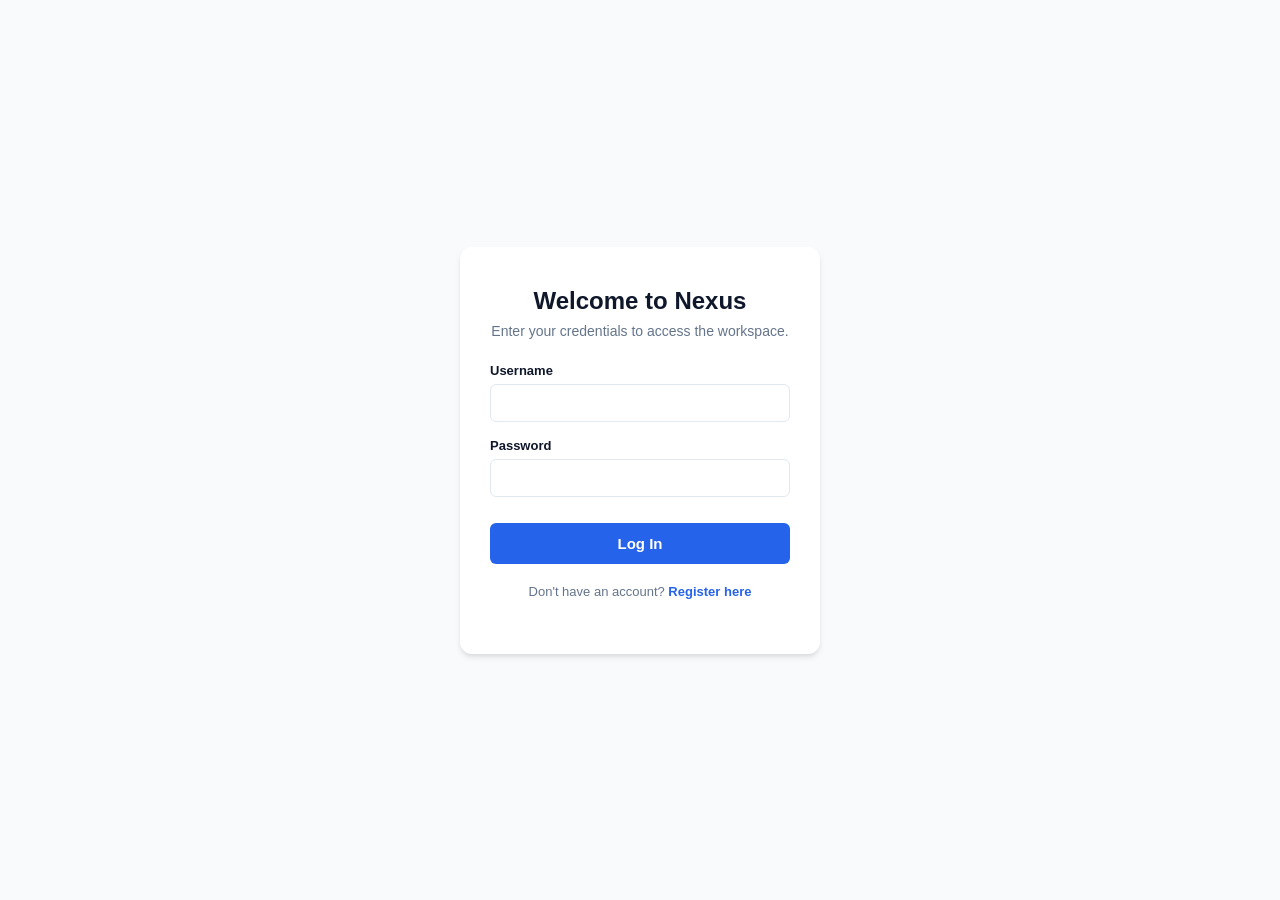
<file: frontend/index.html>
<!DOCTYPE html>
<html lang="en">
<head>
    <meta charset="UTF-8">
    <meta name="viewport" content="width=device-width, initial-scale=1.0">
    <title>Nexus Workspace | Login</title>
    <link rel="stylesheet" href="css/style.css">
</head>
<body>
<div class="auth-container">
    <div class="auth-card">
        <h2>Welcome to Nexus</h2>
        <p class="subtitle">Enter your credentials to access the workspace.</p>

        <form id="loginForm" class="active-form">
            <div class="input-group">
                <label>Username</label>
                <input type="text" id="loginUsername" required>
            </div>
            <div class="input-group">
                <label>Password</label>
                <input type="password" id="loginPassword" required>
            </div>
            <button type="submit" class="primary-btn">Log In</button>
            <p class="toggle-text">Don't have an account? <span onclick="toggleAuth()">Register here</span></p>
            <div id="loginMessage" class="message"></div>
        </form>

        <form id="registerForm" class="hidden-form">
            <div class="input-group">
                <label>Username</label>
                <input type="text" id="regUsername" required>
            </div>
            <div class="input-group">
                <label>Password</label>
                <input type="password" id="regPassword" required>
            </div>
            <div class="input-group">
                <label>Role</label>
                <select id="regRole">
                    <option value="Developer">Developer</option>
                    <option value="Project Manager">Project Manager</option>
                    <option value="Admin">Admin</option>
                </select>
            </div>
            <button type="submit" class="primary-btn">Create Account</button>
            <p class="toggle-text">Already have an account? <span onclick="toggleAuth()">Log in</span></p>
            <div id="regMessage" class="message"></div>
        </form>
    </div>
</div>
<script src="js/auth.js"></script>
</body>
</html>
</file>
<file: frontend/css/style.css>
:root {
    --primary: #2563eb;
    --primary-hover: #1d4ed8;
    --bg-color: #f8fafc;
    --card-bg: #ffffff;
    --text-main: #0f172a;
    --text-muted: #64748b;
    --border: #e2e8f0;
    --error: #ef4444;
    --success: #10b981;
}

* {
    box-sizing: border-box;
    margin: 0;
    padding: 0;
    font-family: -apple-system, BlinkMacSystemFont, "Segoe UI", Roboto, Helvetica, Arial, sans-serif;
}

body {
    background-color: var(--bg-color);
    display: flex;
    justify-content: center;
    align-items: center;
    height: 100vh;
    color: var(--text-main);
}

.auth-container { width: 100%; max-width: 400px; padding: 20px; }
.auth-card { background: var(--card-bg); padding: 40px 30px; border-radius: 12px; box-shadow: 0 4px 6px -1px rgba(0, 0, 0, 0.1), 0 2px 4px -1px rgba(0, 0, 0, 0.06); text-align: center; }
.auth-card h2 { margin-bottom: 8px; font-size: 24px; }
.subtitle { color: var(--text-muted); font-size: 14px; margin-bottom: 24px; }
.input-group { text-align: left; margin-bottom: 16px; }
.input-group label { display: block; font-size: 13px; font-weight: 600; margin-bottom: 6px; color: var(--text-main); }
.input-group input, .input-group select { width: 100%; padding: 10px 12px; border: 1px solid var(--border); border-radius: 6px; font-size: 14px; outline: none; transition: border-color 0.2s; }
.input-group input:focus, .input-group select:focus { border-color: var(--primary); }
.primary-btn { width: 100%; padding: 12px; background-color: var(--primary); color: white; border: none; border-radius: 6px; font-size: 15px; font-weight: 600; cursor: pointer; margin-top: 10px; transition: background-color 0.2s; }
.primary-btn:hover { background-color: var(--primary-hover); }
.toggle-text { margin-top: 20px; font-size: 13px; color: var(--text-muted); }
.toggle-text span { color: var(--primary); cursor: pointer; font-weight: 600; }
.toggle-text span:hover { text-decoration: underline; }
.hidden-form { display: none; }
.active-form { display: block; }
.message { margin-top: 15px; font-size: 13px; font-weight: 500; }
.error-msg { color: var(--error); }
.success-msg { color: var(--success); }
</file>
<file: frontend/css/dashboard.css>
:root {
    --primary: #2563eb;
    --primary-hover: #1d4ed8;
    --bg-color: #f8fafc;
    --panel-bg: #ffffff;
    --text-main: #0f172a;
    --text-muted: #64748b;
    --border: #e2e8f0;
    --board-bg: #f1f5f9;
}

* { box-sizing: border-box; margin: 0; padding: 0; font-family: -apple-system, BlinkMacSystemFont, "Segoe UI", sans-serif; }
body { background-color: var(--bg-color); color: var(--text-main); height: 100vh; display: flex; flex-direction: column; overflow: hidden; }


.topbar { background-color: var(--panel-bg); border-bottom: 1px solid var(--border); padding: 15px 30px; display: flex; justify-content: space-between; align-items: center; z-index: 10; }
.brand { font-weight: 700; font-size: 18px; color: var(--primary); }
.dashboard-layout { display: flex; flex: 1; height: calc(100vh - 60px); }
.sidebar { width: 300px; background-color: var(--panel-bg); border-right: 1px solid var(--border); padding: 20px; display: flex; flex-direction: column; gap: 20px; }
.sidebar-section h3 { font-size: 12px; text-transform: uppercase; color: var(--text-muted); margin-bottom: 12px; }
.workspace { flex: 1; padding: 25px; display: flex; flex-direction: column; overflow-x: auto; position: relative; }
.board-header { display: flex; justify-content: space-between; align-items: center; margin-bottom: 20px; }


.form-control { width: 100%; padding: 10px; border: 1px solid var(--border); border-radius: 6px; font-size: 14px; margin-bottom: 15px; outline: none; transition: border 0.2s; }
.form-control:focus { border-color: var(--primary); }
button { padding: 10px 16px; border-radius: 6px; font-size: 14px; font-weight: 600; cursor: pointer; border: none; transition: background 0.2s; }
.primary-btn { background-color: var(--primary); color: white; }
.primary-btn:hover { background-color: var(--primary-hover); }
.secondary-btn { background-color: transparent; border: 1px solid var(--border); color: var(--text-main); }
.full-width { width: 100%; }
.mt-10 { margin-top: 10px; }
.hidden { display: none !important; }


.metric { display: flex; justify-content: space-between; font-size: 14px; margin-bottom: 8px; }
.stat-value { font-weight: 700; }
.progress-container { width: 100%; height: 8px; background-color: var(--border); border-radius: 4px; margin-top: 10px; overflow: hidden; }
.progress-bar { height: 100%; background-color: var(--primary); transition: width 0.4s ease; }
.percentage { text-align: right; font-size: 12px; color: var(--text-muted); margin-top: 5px; }


.kanban-board { display: grid; grid-template-columns: repeat(4, minmax(280px, 1fr)); gap: 20px; flex: 1; overflow-y: hidden; }
.column { background-color: var(--board-bg); border-radius: 8px; display: flex; flex-direction: column; padding: 10px; max-height: 100%; }
.column-header { font-weight: 600; font-size: 14px; padding: 10px; color: var(--text-muted); }
.task-list { flex: 1; overflow-y: auto; display: flex; flex-direction: column; gap: 10px; padding-bottom: 10px; min-height: 100px; }
.task-card { background-color: var(--panel-bg); padding: 15px; border-radius: 6px; border: 1px solid var(--border); cursor: grab; box-shadow: 0 1px 2px rgba(0,0,0,0.05); transition: transform 0.1s, box-shadow 0.1s; }
.task-card:hover { box-shadow: 0 4px 6px rgba(0,0,0,0.08); transform: translateY(-2px); }
.task-card:active { cursor: grabbing; }
.task-title { font-weight: 600; font-size: 14px; margin-bottom: 5px; }
.task-meta { display: flex; justify-content: space-between; font-size: 11px; font-weight: 600; margin-top: 10px; color: var(--text-muted); }


.slide-over { position: fixed; top: 0; right: 0; width: 400px; height: 100vh; background: var(--panel-bg); box-shadow: -4px 0 15px rgba(0,0,0,0.1); z-index: 50; display: flex; flex-direction: column; transform: translateX(0); transition: transform 0.3s ease-in-out; }
.slide-over.hidden { transform: translateX(100%); display: flex !important; visibility: hidden; }
.slide-over-header { padding: 20px; border-bottom: 1px solid var(--border); display: flex; justify-content: space-between; align-items: center; background: #f8fafc; }
.close-btn { background: none; border: none; font-size: 24px; color: var(--text-muted); cursor: pointer; padding: 0 10px; }
.slide-over-content { padding: 20px; flex: 1; overflow-y: auto; }
.detail-group { margin-bottom: 15px; }
.detail-group label { display: block; font-size: 12px; color: var(--text-muted); margin-bottom: 5px; text-transform: uppercase; }
.badge { display: inline-block; padding: 4px 8px; background: var(--board-bg); border-radius: 4px; font-size: 12px; font-weight: 600; }
.desc-text { font-size: 14px; line-height: 1.5; }
.divider { border: 0; border-top: 1px solid var(--border); margin: 20px 0; }


.comments-feed { display: flex; flex-direction: column; gap: 15px; margin-top: 15px; margin-bottom: 20px; }
.comment { background: var(--board-bg); padding: 12px; border-radius: 8px; font-size: 13px; }
.comment-header { display: flex; justify-content: space-between; margin-bottom: 5px; font-size: 11px; color: var(--text-muted); }
.comment-author { font-weight: 700; color: var(--primary); }
.comment-form { display: flex; gap: 10px; }
.comment-form input { flex: 1; padding: 10px; border: 1px solid var(--border); border-radius: 6px; outline: none; }


.modal { position: fixed; top: 0; left: 0; width: 100%; height: 100%; background: rgba(0,0,0,0.5); display: flex; justify-content: center; align-items: center; z-index: 100; }
.modal-content { background: var(--panel-bg); padding: 30px; border-radius: 8px; width: 400px; }
.modal-actions { display: flex; justify-content: flex-end; gap: 10px; margin-top: 20px; }
.ai-badge { font-size: 11px; background: linear-gradient(135deg, #6366f1, #a855f7); color: white; padding: 2px 6px; border-radius: 4px; margin-left: 5px; font-weight: 500; }


.toast-container { position: fixed; bottom: 20px; right: 20px; z-index: 1000; display: flex; flex-direction: column; gap: 10px; }
.toast { background: #1e293b; color: white; padding: 12px 20px; border-radius: 6px; font-size: 14px; box-shadow: 0 4px 6px rgba(0,0,0,0.1); animation: slideIn 0.3s ease-out; }
@keyframes slideIn { from { transform: translateX(100%); opacity: 0; } to { transform: translateX(0); opacity: 1; } }
</file>
